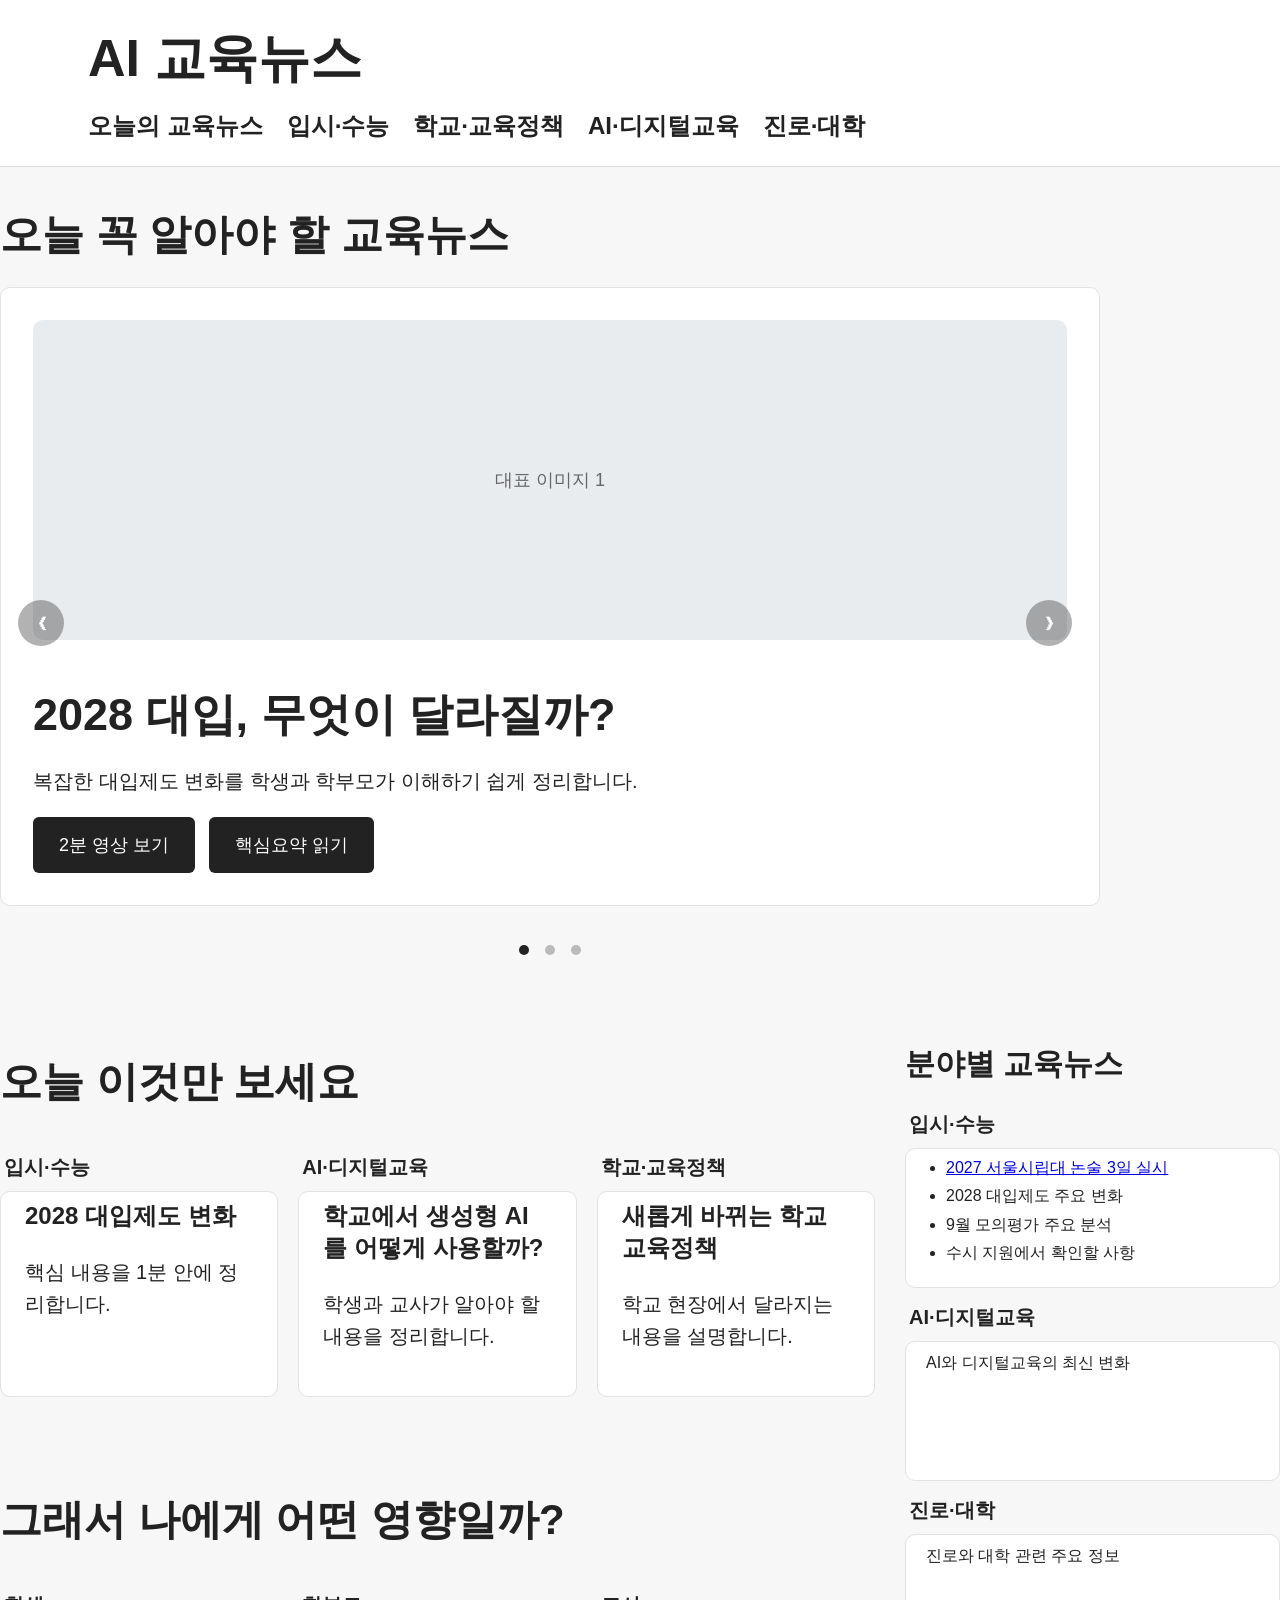
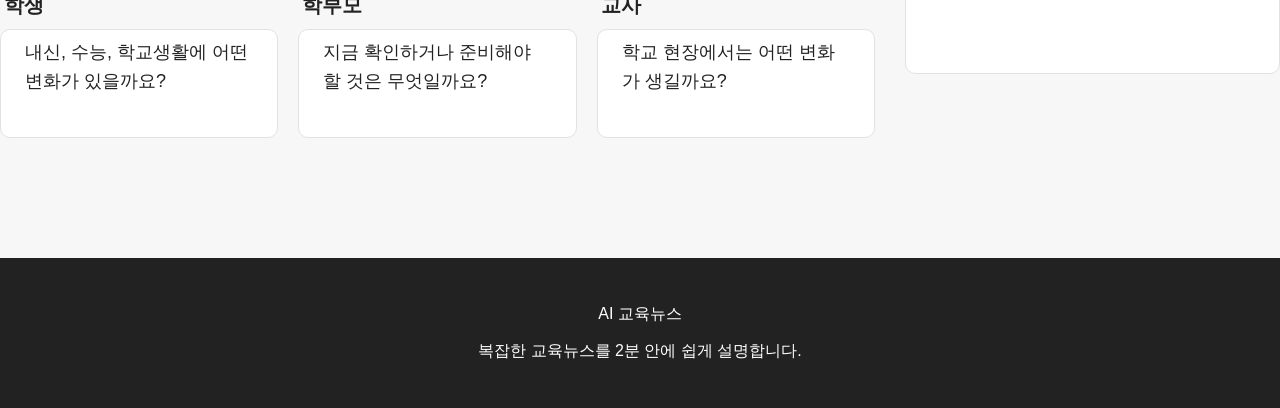
<file: index.html>
<!DOCTYPE html>
<html lang="ko">

<head>
    <meta charset="UTF-8">
    <meta name="viewport" content="width=device-width, initial-scale=1.0">
    <title>AI 교육뉴스</title>
    <link rel="stylesheet" href="style.css">
</head>

<body>

    <!-- 상단 영역 -->
    <header>
        <h1>AI 교육뉴스</h1>

        <nav>
            <a href="#">오늘의 교육뉴스</a>
            <a href="#">입시·수능</a>
            <a href="#">학교·교육정책</a>
            <a href="#">AI·디지털교육</a>
            <a href="#">진로·대학</a>
        </nav>
    </header>


    <main>

        <!-- 대표뉴스는 전체 폭 -->
        <section class="main-news">
            <h2>오늘 꼭 알아야 할 교육뉴스</h2>

            <div class="slider">

                <div class="slides">

                    <!-- 뉴스 1 -->
                    <article class="slide">
                        <div class="news-image">
                            대표 이미지 1
                        </div>

                        <h3>2028 대입, 무엇이 달라질까?</h3>

                        <p>
                            복잡한 대입제도 변화를 학생과 학부모가
                            이해하기 쉽게 정리합니다.
                        </p>

                        <button>2분 영상 보기</button>
                        <button>핵심요약 읽기</button>
                    </article>

                    <!-- 뉴스 2 -->
                    <article class="slide">
                        <div class="news-image">
                            대표 이미지 2
                        </div>

                        <h3>학교에서 생성형 AI를 어떻게 사용할까?</h3>

                        <p>
                            학생과 교사가 알아야 할
                            생성형 AI 활용 방법을 정리합니다.
                        </p>

                        <button>2분 영상 보기</button>
                        <button>핵심요약 읽기</button>
                    </article>

                    <!-- 뉴스 3 -->
                    <article class="slide">
                        <div class="news-image">
                            대표 이미지 3
                        </div>

                        <h3>새롭게 바뀌는 학교 교육정책</h3>

                        <p>
                            학생과 학부모가 알아야 할
                            학교 교육정책의 변화를 설명합니다.
                        </p>

                        <button>2분 영상 보기</button>
                        <button>핵심요약 읽기</button>
                    </article>

                </div>

                <button class="prev-btn">&#10094;</button>
                <button class="next-btn">&#10095;</button>

                <div class="slider-dots">
                    <span class="dot active"></span>
                    <span class="dot"></span>
                    <span class="dot"></span>
                </div>

            </div>
        </section>


        <!-- 여기부터 좌우 75:25 -->
        <div class="page-layout">

            <div class="main-content">

                <!-- 오늘 이것만 보세요 -->
                <section>
                    <h2>오늘 이것만 보세요</h2>



                    <div class="card-block">
                        <h3 class="card-label">입시·수능</h3>

                        <article>
                            <h3>2028 대입제도 변화</h3>
                            <p>핵심 내용을 1분 안에 정리합니다.</p>
                        </article>
                    </div>

                    <div class="card-block">
                        <h3 class="card-label">AI·디지털교육</h3>

                        <article>
                            <h3>학교에서 생성형 AI를 어떻게 사용할까?</h3>
                            <p>학생과 교사가 알아야 할 내용을 정리합니다.</p>
                        </article>
                    </div>

                    <div class="card-block">
                        <h3 class="card-label">학교·교육정책</h3>

                        <article>
                            <h3>새롭게 바뀌는 학교 교육정책</h3>
                            <p>학교 현장에서 달라지는 내용을 설명합니다.</p>
                        </article>
                    </div>

                </section>

                <!-- 영향 -->
                <section>
                    <h2>그래서 나에게 어떤 영향일까?</h2>

                    <div class="card-block">
                        <h3 class="card-label">학생</h3>

                        <article>
                            <p>내신, 수능, 학교생활에 어떤 변화가 있을까요?</p>
                        </article>
                    </div>


                    <div class="card-block">
                        <h3 class="card-label">학부모</h3>

                        <article>
                            <p>지금 확인하거나 준비해야 할 것은 무엇일까요?</p>
                        </article>
                    </div>


                    <div class="card-block">
                        <h3 class="card-label">교사</h3>

                        <article>
                            <p>학교 현장에서는 어떤 변화가 생길까요?</p>
                        </article>
                    </div>
                </section>

            </div>


            <!-- 오른쪽 분야별 -->
            <aside class="sidebar">

                <h2>분야별 교육뉴스</h2>

                <div class="card-block">
    <h3 class="card-label">입시·수능</h3>

    <article class="news-list">
<ul>
    <li>
        <a href="article.html?id=uos-essay-2027">
    2027 서울시립대 논술 3일 실시
</a>
    </li>

    <li>2028 대입제도 주요 변화</li>
    <li>9월 모의평가 주요 분석</li>
    <li>수시 지원에서 확인할 사항</li>
</ul>
    </article>
</div>

                <div class="card-block">
                    <h3 class="card-label">AI·디지털교육</h3>

                    <article>
                        <p>AI와 디지털교육의 최신 변화</p>
                    </article>
                </div>

                <div class="card-block">
                    <h3 class="card-label">진로·대학</h3>

                    <article>

                        <p>진로와 대학 관련 주요 정보</p>
                    </article>
                </div>

            </aside>

        </div>

    </main>


    <!-- 하단 영역 -->
    <footer>
        <p>AI 교육뉴스</p>
        <p>복잡한 교육뉴스를 2분 안에 쉽게 설명합니다.</p>
    </footer>
    <script src="script.js"></script>
</body>

</html>
</file>
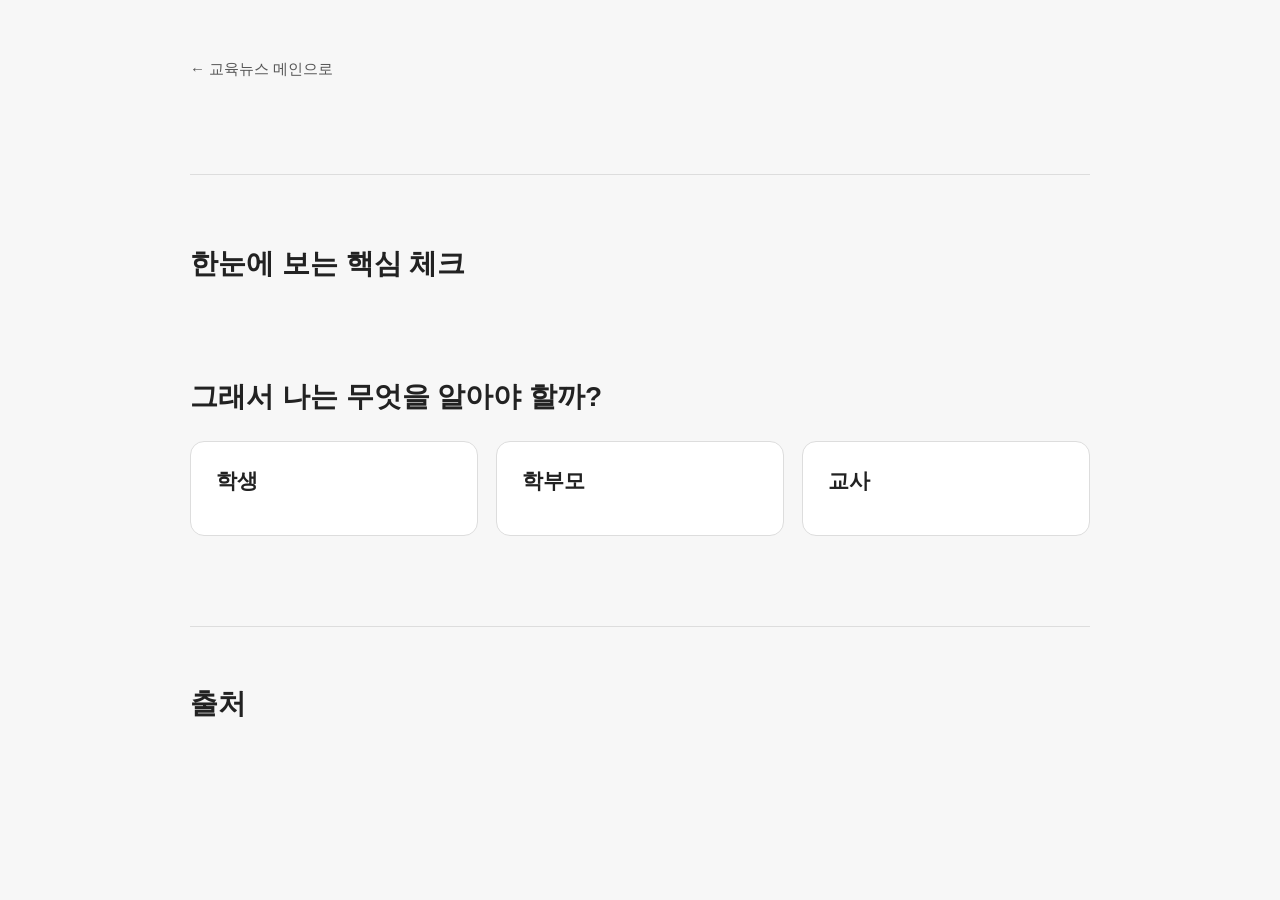
<file: article.html>
<!DOCTYPE html>
<html lang="ko">

<head>
    <meta charset="UTF-8">
    <meta name="viewport" content="width=device-width, initial-scale=1.0">
    <title>교육뉴스 기사</title>

    <link rel="stylesheet" href="style.css">
</head>

<body>

    <main class="article-page">

        <a href="index.html" class="back-link">← 교육뉴스 메인으로</a>

        <section class="article-header">
            <p class="article-category" id="articleCategory"></p>

            <h1 id="articleTitle"></h1>

            <p class="article-summary" id="articleSummary"></p>
        </section>

        <section class="article-content" id="articleContent"></section>

        <section class="article-check">

            <h2>한눈에 보는 핵심 체크</h2>

            <div class="check-grid" id="articleChecklist"></div>

        </section>

        <section class="audience-section">

            <h2>그래서 나는 무엇을 알아야 할까?</h2>

            <div class="audience-grid">

                <article class="audience-card">
                    <h3>학생</h3>
                    <p id="studentContent"></p>
                </article>

                <article class="audience-card">
                    <h3>학부모</h3>
                    <p id="parentContent"></p>
                </article>

                <article class="audience-card">
                    <h3>교사</h3>
                    <p id="teacherContent"></p>
                </article>

            </div>

        </section>

        <section class="article-sources">

            <h2>출처</h2>

            <ul id="articleSources"></ul>

        </section>

    </main>

    <script src="article.js"></script>

</body>
</html>
</file>
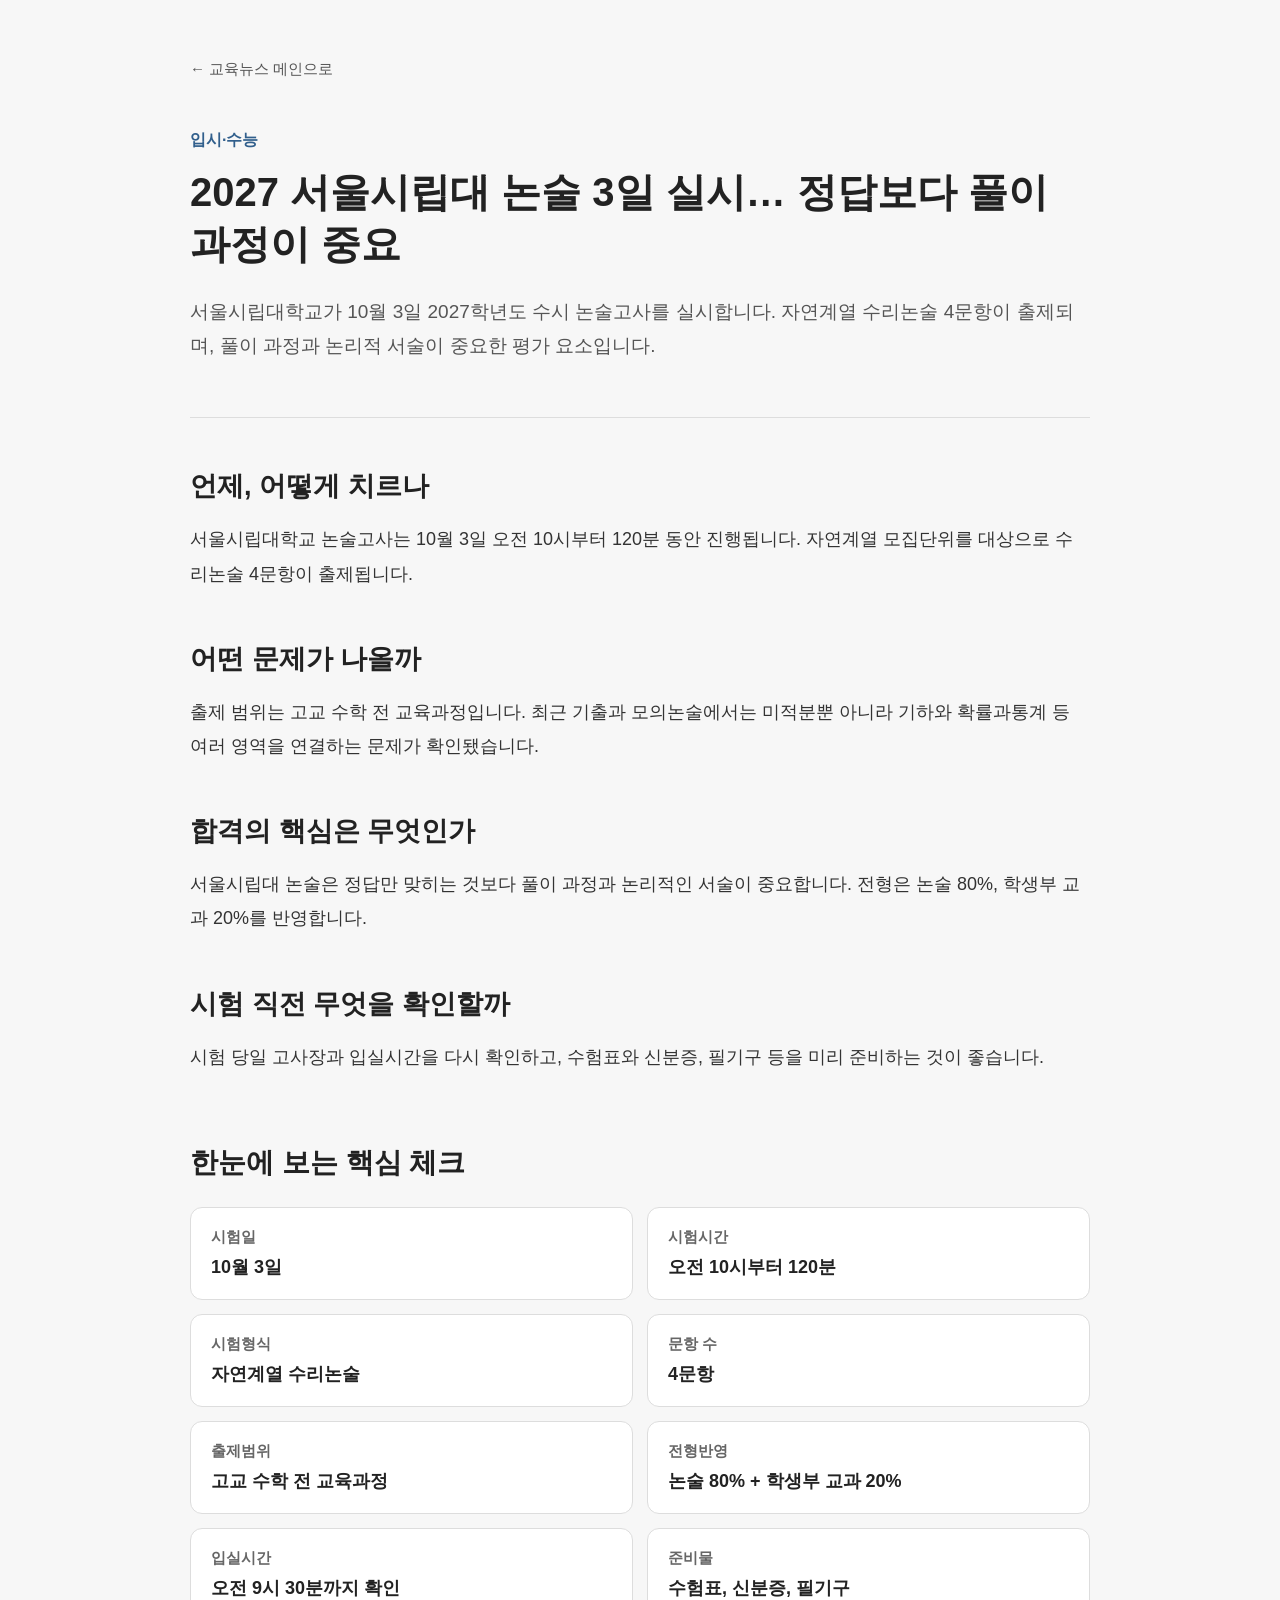
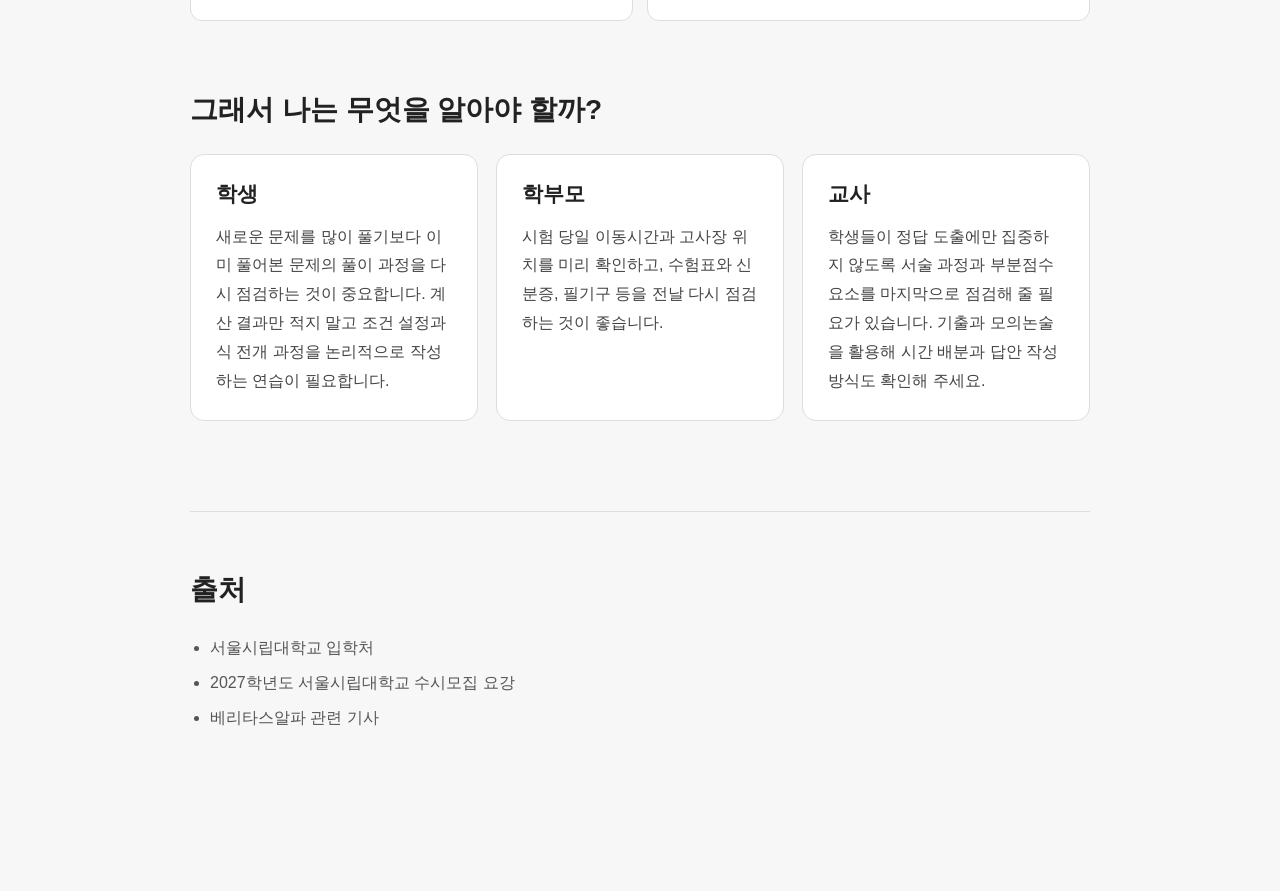
<file: article_backup.html>
<!DOCTYPE html>
<html lang="ko">
<head>
    <meta charset="UTF-8">
    <meta name="viewport" content="width=device-width, initial-scale=1.0">
    <title>교육뉴스 기사</title>

    <link rel="stylesheet" href="style.css">
</head>

<body>

    <main class="article-page">

        <a href="index.html" class="back-link">← 교육뉴스 메인으로</a>

        <section class="article-header">
            <p class="article-category">입시·수능</p>

            <h1>
                2027 서울시립대 논술 3일 실시…
                정답보다 풀이 과정이 중요
            </h1>

            <p class="article-summary">
                서울시립대학교가 10월 3일 2027학년도 수시 논술고사를 실시합니다.
                자연계열 수리논술 4문항이 출제되며,
                풀이 과정과 논리적 서술이 중요한 평가 요소입니다.
            </p>
        </section>

        <section class="article-content">

            <h2>언제, 어떻게 치르나</h2>

            <p>
                서울시립대학교 논술고사는 10월 3일 오전 10시부터
                120분 동안 진행됩니다.
                자연계열 모집단위를 대상으로 수리논술 4문항이 출제됩니다.
            </p>

            <h2>어떤 문제가 나올까</h2>

            <p>
                출제 범위는 고교 수학 전 교육과정입니다.
                최근 기출과 모의논술에서는 미적분뿐 아니라
                기하와 확률과통계 등 여러 영역을 연결하는 문제가 확인됐습니다.
            </p>

            <h2>합격의 핵심은 무엇인가</h2>

            <p>
                서울시립대 논술은 정답만 맞히는 것보다
                풀이 과정과 논리적인 서술이 중요합니다.
                전형은 논술 80%, 학생부 교과 20%를 반영합니다.
            </p>

            <h2>시험 직전 무엇을 확인할까</h2>

            <p>
                시험 당일 고사장과 입실시간을 다시 확인하고,
                수험표와 신분증, 필기구 등을 미리 준비하는 것이 좋습니다.
            </p>

        </section>
<section class="article-check">

    <h2>한눈에 보는 핵심 체크</h2>

    <div class="check-grid">

        <div class="check-item">
            <strong>시험일</strong>
            <span>10월 3일</span>
        </div>

        <div class="check-item">
            <strong>시험시간</strong>
            <span>오전 10시부터 120분</span>
        </div>

        <div class="check-item">
            <strong>시험형식</strong>
            <span>자연계열 수리논술</span>
        </div>

        <div class="check-item">
            <strong>문항 수</strong>
            <span>4문항</span>
        </div>

        <div class="check-item">
            <strong>출제범위</strong>
            <span>고교 수학 전 교육과정</span>
        </div>

        <div class="check-item">
            <strong>전형반영</strong>
            <span>논술 80% + 학생부 교과 20%</span>
        </div>

        <div class="check-item">
            <strong>입실시간</strong>
            <span>오전 9시 30분까지 확인</span>
        </div>

        <div class="check-item">
            <strong>준비물</strong>
            <span>수험표, 신분증, 필기구</span>
        </div>

    </div>

</section>


<section class="audience-section">

    <h2>그래서 나는 무엇을 알아야 할까?</h2>

    <div class="audience-grid">

        <article class="audience-card">
            <h3>학생</h3>
            <p>
                새로운 문제를 많이 풀기보다 이미 풀어본 문제의 풀이 과정을
                다시 점검하는 것이 중요합니다.
                계산 결과만 적지 말고 조건 설정과 식 전개 과정을
                논리적으로 작성하는 연습이 필요합니다.
            </p>
        </article>

        <article class="audience-card">
            <h3>학부모</h3>
            <p>
                시험 당일 이동시간과 고사장 위치를 미리 확인하고,
                수험표와 신분증, 필기구 등을 전날 다시 점검하는 것이 좋습니다.
            </p>
        </article>

        <article class="audience-card">
            <h3>교사</h3>
            <p>
                학생들이 정답 도출에만 집중하지 않도록
                서술 과정과 부분점수 요소를 마지막으로 점검해 줄 필요가 있습니다.
                기출과 모의논술을 활용해 시간 배분과 답안 작성 방식도 확인해 주세요.
            </p>
        </article>

    </div>

</section>


<section class="article-sources">

    <h2>출처</h2>

    <ul>
        <li>서울시립대학교 입학처</li>
        <li>2027학년도 서울시립대학교 수시모집 요강</li>
        <li>베리타스알파 관련 기사</li>
    </ul>

</section>
    </main>

</body>
</html>
</file>
<file: style.css>
/* 전체 기본 설정 */
body {
    margin: 0;
    font-family: Arial, "Noto Sans KR", sans-serif;
    color: #222;
    background-color: #f7f7f7;
}


/* 상단 */
header {
    background-color: white;
    padding: 24px 40px;
    border-bottom: 1px solid #ddd;
}
header h1,
header nav {
    width: 92%;
    max-width: 1500px;
    margin-left: auto;
    margin-right: auto;
}

header h1 {
    margin-top: 0;
    margin-bottom: 16px;
    font-size: 48px;
}

nav {
    display: flex;
    gap: 24px;
    flex-wrap: wrap;
}

nav a {
    text-decoration: none;
    color: #222;
    font-weight: bold;
    font-size: 24px;
}

nav a:hover {
    text-decoration: underline;
}


/* 메인 전체 */
main {
    width: 100%;
    max-width: 1500px;
    margin: 40px auto;
}


/* 각 섹션 */
section {
    margin-bottom: 60px;
}

section h2 {
    font-size: 42px;
    margin-bottom: 24px;
}


/* 카드 공통 */
article {
    background-color: white;
    padding: 24px;
    margin-bottom: 20px;
    border: 1px solid #e2e2e2;
    border-radius: 10px;
}


/* 대표 뉴스 */
.main-news article {
    padding: 32px;
}

.main-news article > div {
    height: 320px;
    background-color: #e9ecef;
    display: flex;
    align-items: center;
    justify-content: center;
    margin-bottom: 24px;
    border-radius: 10px;
    font-size: 18px;
    color: #666;
}

/* 대표 뉴스 제목만 */
.main-news h3 {
    font-size: 45px;
    margin-bottom: 18px;
}
.main-news article > p {
    font-size: 20px;
}

/* 버튼 */
button {
    padding: 16px 26px;
    margin-right: 10px;
    border: none;
    border-radius: 6px;
    background-color: #222;
    color: white;
    font-size: 18px;
    cursor: pointer;
}

button:hover {
    opacity: 0.85;
}



/* 하단 */
footer {
    background-color: #222;
    color: white;
    text-align: center;
    padding: 30px 20px;
    margin-top: 60px;
}

/* 태블릿 이하 */
@media (max-width: 1024px) {
    .page-layout {
        grid-template-columns: 1fr;
    }

    .sidebar {
        margin-top: 20px;
    }
}

/* 모바일 */
@media (max-width: 768px) {


    header {
        padding: 20px;
    }

    main {
        width: 92%;
    }

    
    main section:first-child article>div {
        height: 220px;
    }

}

/* 카드 안 작은 카테고리 글자 */
article>p:first-child {
    font-size: 18px;
}

/* 카드 제목 */
article h3 {
    font-size: 24px;
}

/* 카드 설명 글자 */
article p {
    font-size: 18px;
    line-height: 1.6;
}

/* 대표뉴스 설명 글자 */
main section:first-child article>p {
    font-size: 20px;
}

/* AI 교육뉴스 제목 조금 더 크게 */
header h1 {
    font-size: 52px;
}

/* =========================
   대표뉴스 슬라이드
========================= */

.slider {
    width: 100%;
    overflow: hidden;
    position: relative;
}

.slides {
    display: flex;
    transition: transform 0.6s ease;
}

.slide {
    min-width: 100%;
    box-sizing: border-box;
}

.news-image {
    height: 320px;
    background-color: #e9ecef;

    display: flex;
    align-items: center;
    justify-content: center;

    margin-bottom: 24px;
    border-radius: 10px;

    color: #666;
}


/* 슬라이드 아래 점 */

.slider-dots {
    text-align: center;
    margin-top: 15px;
}

.dot {
    display: inline-block;

    width: 10px;
    height: 10px;

    margin: 0 6px;

    background-color: #bbb;
    border-radius: 50%;
}

.dot.active {
    background-color: #222;
}

.prev-btn,
.next-btn {
    position: absolute;
    top: 50%;
    transform: translateY(-50%);

    width: 46px;
    height: 46px;
    padding: 0;

    border: none;
    border-radius: 50%;

    background-color: rgba(0, 0, 0, 0.30);
    color: white;

    font-size: 18px;
    line-height: 46px;
    text-align: center;

    cursor: pointer;
    z-index: 10;
}

.prev-btn {
    left: 18px;
}

.next-btn {
    right: 18px;
}

.prev-btn:hover,
.next-btn:hover {
    background-color: rgba(0, 0, 0, 0.8);
}

.dot {
    cursor: pointer;
}

/* =========================
   데스크톱: 메인 + 오른쪽 사이드바
========================= */

.page-layout {
    display: grid;
    grid-template-columns: 7fr 3fr;
    gap: 30px;
    align-items: start;
}

.main-content {
    min-width: 0;
}

.sidebar {
    display: flex;
    flex-direction: column;
    gap: 16px;
}

.sidebar h2 {
    font-size: 30px;
    margin-bottom: 10px;
}

.sidebar article {
    margin-bottom: 0;
    padding: 20px;
}


.sidebar article p {
    font-size: 16px;
}
/* =================================
   현재 HTML 구조용 최종 레이아웃
================================= */

/* 오늘 이것만 보세요 + 영향 영역 */
.main-content > section {
    display: grid;
    grid-template-columns: repeat(3, minmax(0, 1fr));
    gap: 20px;
}

/* 섹션 제목은 한 줄 전체 사용 */
.main-content > section > h2 {
    grid-column: 1 / -1;
}


/* 데스크톱: 메인 70% + 사이드 30% */
.page-layout {
    display: grid;
    grid-template-columns: 7fr 3fr;
    gap: 30px;
    align-items: start;
}


/* 태블릿 이하 */
@media (max-width: 1024px) {

    .page-layout {
        grid-template-columns: 1fr;
    }

    .sidebar {
        margin-top: 20px;
    }

    .main-content > section {
        grid-template-columns: 1fr;
    }
}


/* 모바일 */
@media (max-width: 768px) {

    header {
        padding: 20px;
    }

    main {
        width: 92%;
    }

    .news-image {
        height: 220px;
    }
}
/* 대표뉴스 영역 폭 조정 */
.main-news {
    width: 100%;
    max-width: 1100px;
    margin-left: 0;
    margin-right: auto;
}
/* 카드 밖 작은 제목 */
.card-block {
    min-width: 0;
    display: flex;
    flex-direction: column;
}

.card-block article {
    margin-bottom: 0;
    flex: 1;
}

.card-label {
    font-size: 20px;
    font-weight: bold;
    margin: 0 0 10px 4px;
}
.sidebar article {
    margin-bottom: 0;
    padding: 24px;
    min-height: 110px;
}
/* card-block 안 카드 여백 */
.card-block article {
    margin-bottom: 0;
}
/* 메인 작은 카드 상단 여백 줄이기 */
.main-content .card-block article {
    padding: 8px 24px 24px 24px;
}

/* 오른쪽 분야별 뉴스 카드도 동일 */
.sidebar .card-block article {
    padding: 8px 20px 20px 20px;
}
/* 카드 안 제목 위쪽 기본 여백 제거 */
.main-content .card-block article h3 {
    margin-top: 0;
}
/* 사이드바 카드 안 문장 위쪽 여백 제거 */
.sidebar .card-block article p {
    margin-top: 0;
}
.main-content .card-block article p {
    margin-top: 0;
}
/* 분야별 뉴스 목록 */
.news-list ul {
    margin: 0;
    padding-left: 20px;
}

.news-list li {
    margin-bottom: 6px;
    font-size: 16px;
    line-height: 1.4;
}
.news-list li:last-child {
    margin-bottom: 0;
}
/* =========================
   기사 상세페이지
========================= */

.article-page {
    max-width: 900px;
    margin: 0 auto;
    padding: 60px 30px 100px;
}

.article-page .back-link {
    display: inline-block;
    margin-bottom: 35px;
    font-size: 15px;
    color: #555;
    text-decoration: none;
}

.article-page .back-link:hover {
    text-decoration: underline;
}

.article-header {
    padding-bottom: 35px;
    margin-bottom: 45px;
    border-bottom: 1px solid #ddd;
}

.article-category {
    margin-bottom: 15px;
    font-size: 16px;
    font-weight: 700;
    color: #315f8c;
}

.article-header h1 {
    margin: 0 0 25px;
    font-size: 40px;
    line-height: 1.3;
}

.article-summary {
    font-size: 19px;
    line-height: 1.8;
    color: #555;
}

.article-content h2 {
    margin-top: 50px;
    margin-bottom: 18px;
    font-size: 27px;
}

.article-content p {
    margin: 0;
    font-size: 18px;
    line-height: 1.9;
    color: #333;
}

/* 모바일 화면 */
@media (max-width: 768px) {

    .article-page {
        padding: 35px 20px 70px;
    }

    .article-header h1 {
        font-size: 30px;
    }

    .article-summary {
        font-size: 17px;
    }

    .article-content h2 {
        font-size: 23px;
    }

    .article-content p {
        font-size: 16px;
    }
}
/* =========================
   기사 핵심 체크
========================= */

.article-check,
.audience-section,
.article-sources {
    margin-top: 70px;
}

.article-check h2,
.audience-section h2,
.article-sources h2 {
    margin-bottom: 25px;
    font-size: 28px;
}

.check-grid {
    display: grid;
    grid-template-columns: repeat(2, 1fr);
    gap: 14px;
}

.check-item {
    padding: 20px;
    border: 1px solid #ddd;
    border-radius: 12px;
    background: #fff;
}

.check-item strong {
    display: block;
    margin-bottom: 8px;
    font-size: 15px;
    color: #666;
}

.check-item span {
    font-size: 18px;
    font-weight: 700;
}

/* =========================
   학생 / 학부모 / 교사
========================= */

.audience-grid {
    display: grid;
    grid-template-columns: repeat(3, 1fr);
    gap: 18px;
}

.audience-card {
    padding: 25px;
    border: 1px solid #ddd;
    border-radius: 14px;
    background: #fff;
}

.audience-card h3 {
    margin-top: 0;
    margin-bottom: 15px;
    font-size: 21px;
}

.audience-card p {
    margin: 0;
    font-size: 16px;
    line-height: 1.8;
    color: #444;
}

/* =========================
   출처
========================= */

.article-sources {
    padding-top: 35px;
    border-top: 1px solid #ddd;
}

.article-sources ul {
    padding-left: 20px;
}

.article-sources li {
    margin-bottom: 8px;
    line-height: 1.7;
    color: #555;
}

/* 모바일 */
@media (max-width: 768px) {

    .check-grid {
        grid-template-columns: 1fr;
    }

    .audience-grid {
        grid-template-columns: 1fr;
    }

}
</file>
